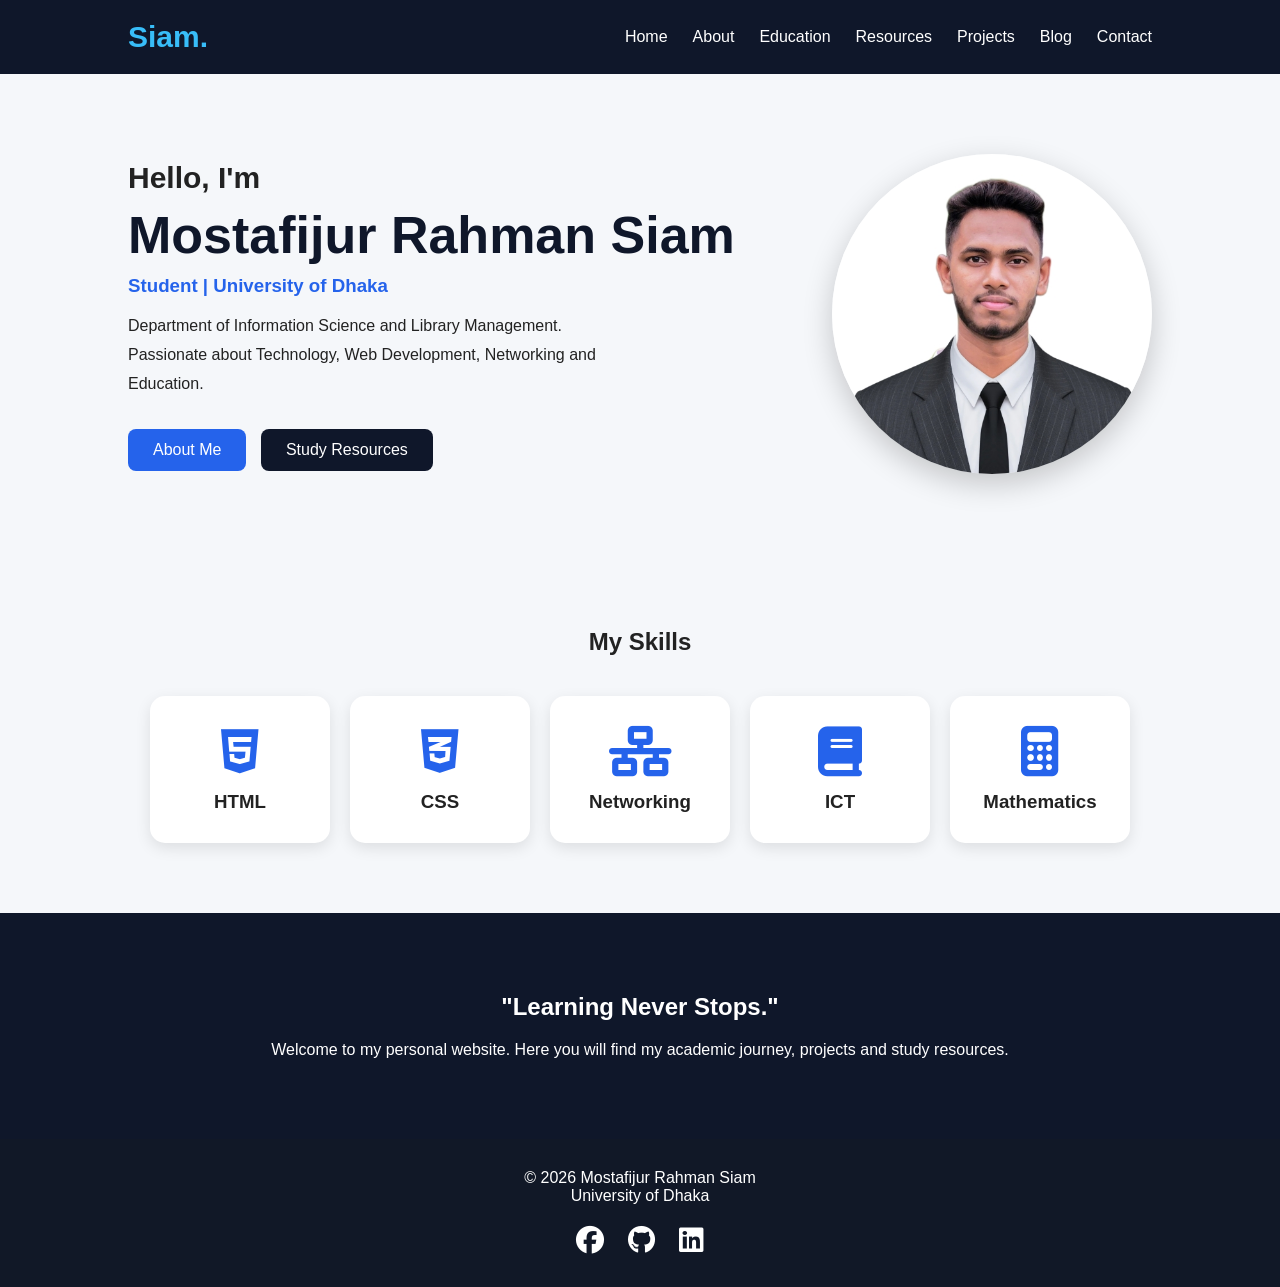
<file: index.html>
<!DOCTYPE html>
<html lang="en">
<head>
    <meta charset="UTF-8">
    <meta name="viewport" content="width=device-width, initial-scale=1.0">
    <title>Mostafijur Rahman Siam | Portfolio</title>

    <link rel="stylesheet" href="style.css">

    <link rel="stylesheet"
    href="https://cdnjs.cloudflare.com/ajax/libs/font-awesome/6.6.0/css/all.min.css">
</head>
<body>

<header>

<nav class="navbar">

<h2 class="logo">Siam.</h2>

<ul class="nav-links">

<li><a href="#home">Home</a></li>
<li><a href="about.html">About</a></li>
<li><a href="education.html">Education</a></li>
<li><a href="resources.html">Resources</a></li>
<li><a href="projects.html">Projects</a></li>
<li><a href="blog.html">Blog</a></li>
<li><a href="contact.html">Contact</a></li>

</ul>

</nav>

</header>

<section class="hero" id="home">

<div class="hero-text">

<h1>Hello, I'm</h1>

<h2>Mostafijur Rahman Siam</h2>

<h3>Student | University of Dhaka</h3>

<p>
Department of Information Science and Library Management.
Passionate about Technology, Web Development,
Networking and Education.
</p>

<a href="about.html" class="btn">About Me</a>

<a href="resources.html" class="btn btn2">Study Resources</a>

</div>

<div class="hero-image">

<img src="formal.jpg" height="50%" width="50%" alt="Profile">

</div>

</section>

<section class="skills">

<h2>My Skills</h2>

<div class="skill-box">

<div class="card">
<i class="fa-brands fa-html5"></i>
<h3>HTML</h3>
</div>

<div class="card">
<i class="fa-brands fa-css3-alt"></i>
<h3>CSS</h3>
</div>

<div class="card">
<i class="fa-solid fa-network-wired"></i>
<h3>Networking</h3>
</div>

<div class="card">
<i class="fa-solid fa-book"></i>
<h3>ICT</h3>
</div>

<div class="card">
<i class="fa-solid fa-calculator"></i>
<h3>Mathematics</h3>
</div>

</div>

</section>

<section class="quote">

<h2>"Learning Never Stops."</h2>

<p>
Welcome to my personal website.
Here you will find my academic journey,
projects and study resources.
</p>

</section>

<footer>

<p>
© 2026 Mostafijur Rahman Siam <br>
University of Dhaka
</p>

<div class="social">

<a href="https://www.facebook.com/share/199omjrwMN/"><i class="fab fa-facebook"></i></a>

<a href="#"><i class="fab fa-github"></i></a>

<a href="#"><i class="fab fa-linkedin"></i></a>

</div>

</footer>

<script src="script.js"></script>

</body>
</html>
</file>
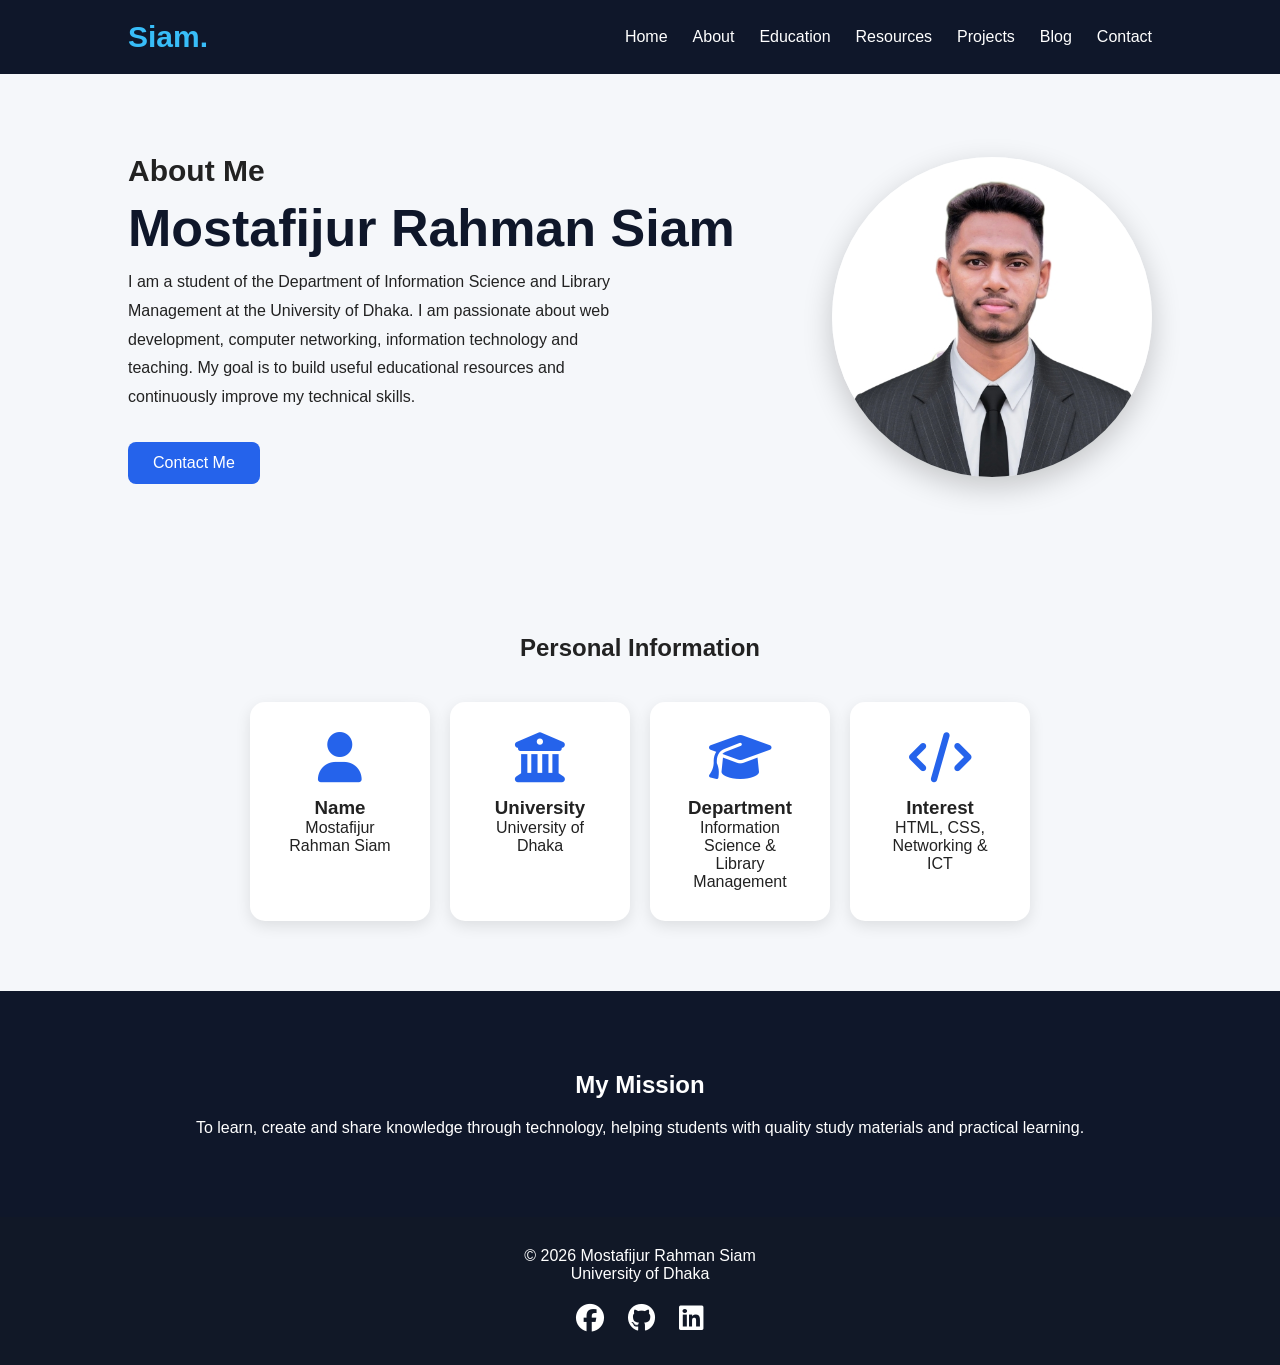
<file: about.html>
<!DOCTYPE html>
<html lang="en">
<head>
<meta charset="UTF-8">
<meta name="viewport" content="width=device-width, initial-scale=1.0">
<title>About | Mostafijur Rahman Siam</title>

<link rel="stylesheet" href="style.css">
<link rel="stylesheet" href="https://cdnjs.cloudflare.com/ajax/libs/font-awesome/6.6.0/css/all.min.css">

</head>

<body>

<header>

<nav class="navbar">

<h2 class="logo">Siam.</h2>

<ul class="nav-links">
<li><a href="index.html">Home</a></li>
<li><a href="about.html">About</a></li>
<li><a href="education.html">Education</a></li>
<li><a href="resources.html">Resources</a></li>
<li><a href="projects.html">Projects</a></li>
<li><a href="blog.html">Blog</a></li>
<li><a href="contact.html">Contact</a></li>
</ul>

</nav>

</header>

<section class="hero">

<div class="hero-text">

<h1>About Me</h1>

<h2>Mostafijur Rahman Siam</h2>

<p>
I am a student of the Department of Information Science and Library Management at the University of Dhaka. I am passionate about web development, computer networking, information technology and teaching. My goal is to build useful educational resources and continuously improve my technical skills.
</p>

<a href="contact.html" class="btn">Contact Me</a>

</div>

<div class="hero-image">
<img src="formal.jpg" height="60%" width="50%"alt="Mostafijur Rahman Siam">
</div>

</section>

<section class="skills">

<h2>Personal Information</h2>

<div class="skill-box">

<div class="card">
<i class="fa-solid fa-user"></i>
<h3>Name</h3>
<p>Mostafijur Rahman Siam</p>
</div>

<div class="card">
<i class="fa-solid fa-building-columns"></i>
<h3>University</h3>
<p>University of Dhaka</p>
</div>

<div class="card">
<i class="fa-solid fa-graduation-cap"></i>
<h3>Department</h3>
<p>Information Science & Library Management</p>
</div>

<div class="card">
<i class="fa-solid fa-code"></i>
<h3>Interest</h3>
<p>HTML, CSS, Networking & ICT</p>
</div>

</div>

</section>

<section class="quote">

<h2>My Mission</h2>

<p>
To learn, create and share knowledge through technology, helping students with quality study materials and practical learning.
</p>

</section>

<footer>

<p>
© 2026 Mostafijur Rahman Siam<br>
University of Dhaka
</p>

<div class="social">

<a href="#"><i class="fab fa-facebook"></i></a>
<a href="#"><i class="fab fa-github"></i></a>
<a href="#"><i class="fab fa-linkedin"></i></a>

</div>

</footer>

<script src="script.js"></script>

</body>
</html>
</file>
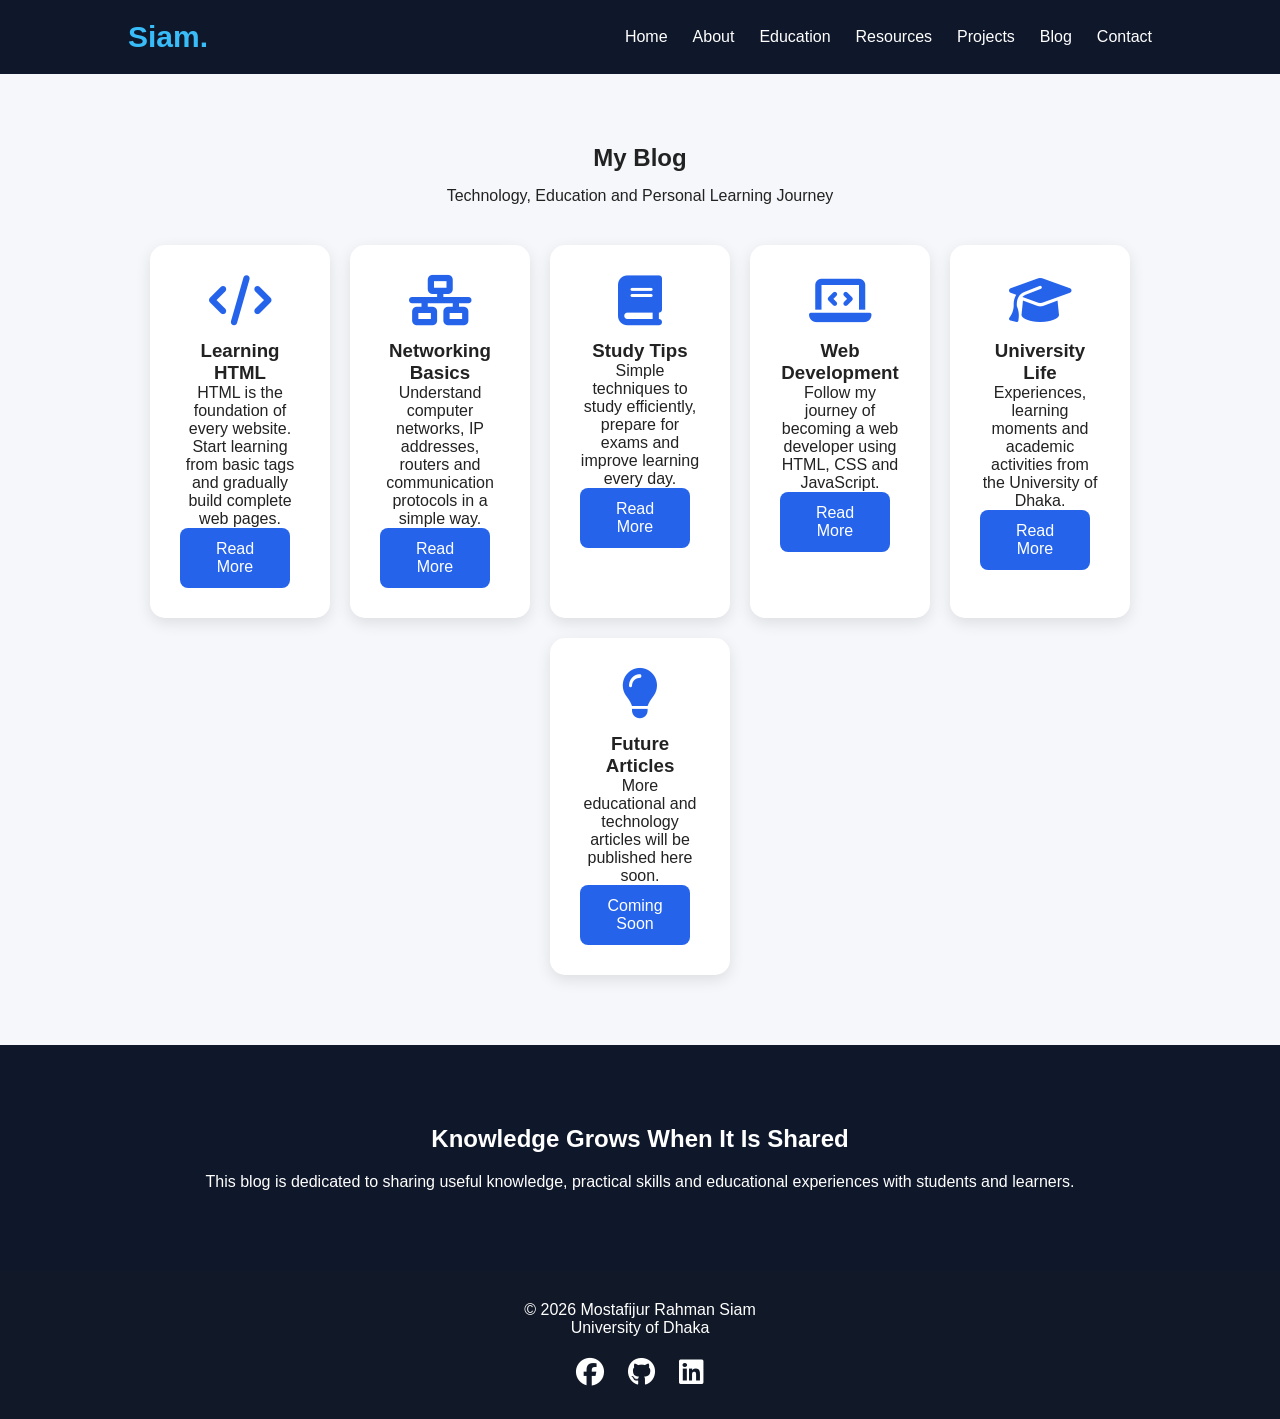
<file: blog.html>
<!DOCTYPE html>
<html lang="en">
<head>

<meta charset="UTF-8">
<meta name="viewport" content="width=device-width, initial-scale=1.0">

<title>Blog | Mostafijur Rahman Siam</title>

<link rel="stylesheet" href="style.css">
<link rel="stylesheet" href="https://cdnjs.cloudflare.com/ajax/libs/font-awesome/6.6.0/css/all.min.css">

</head>

<body>

<header>

<nav class="navbar">

<h2 class="logo">Siam.</h2>

<ul class="nav-links">
<li><a href="index.html">Home</a></li>
<li><a href="about.html">About</a></li>
<li><a href="education.html">Education</a></li>
<li><a href="resources.html">Resources</a></li>
<li><a href="projects.html">Projects</a></li>
<li><a href="blog.html">Blog</a></li>
<li><a href="contact.html">Contact</a></li>
</ul>

</nav>

</header>

<section class="skills">

<h1 style="text-align:center;margin-bottom:15px;">
My Blog
</h1>

<p style="text-align:center;margin-bottom:40px;">
Technology, Education and Personal Learning Journey
</p>

<div class="skill-box">

<div class="card">

<i class="fa-solid fa-code"></i>

<h3>Learning HTML</h3>

<p>
HTML is the foundation of every website. Start learning from basic tags and gradually build complete web pages.
</p>

<a href="#" class="btn">Read More</a>

</div>

<div class="card">

<i class="fa-solid fa-network-wired"></i>

<h3>Networking Basics</h3>

<p>
Understand computer networks, IP addresses, routers and communication protocols in a simple way.
</p>

<a href="#" class="btn">Read More</a>

</div>

<div class="card">

<i class="fa-solid fa-book"></i>

<h3>Study Tips</h3>

<p>
Simple techniques to study efficiently, prepare for exams and improve learning every day.
</p>

<a href="#" class="btn">Read More</a>

</div>

<div class="card">

<i class="fa-solid fa-laptop-code"></i>

<h3>Web Development</h3>

<p>
Follow my journey of becoming a web developer using HTML, CSS and JavaScript.
</p>

<a href="#" class="btn">Read More</a>

</div>

<div class="card">

<i class="fa-solid fa-graduation-cap"></i>

<h3>University Life</h3>

<p>
Experiences, learning moments and academic activities from the University of Dhaka.
</p>

<a href="#" class="btn">Read More</a>

</div>

<div class="card">

<i class="fa-solid fa-lightbulb"></i>

<h3>Future Articles</h3>

<p>
More educational and technology articles will be published here soon.
</p>

<a href="#" class="btn">Coming Soon</a>

</div>

</div>

</section>

<section class="quote">

<h2>Knowledge Grows When It Is Shared</h2>

<p>
This blog is dedicated to sharing useful knowledge, practical skills and educational experiences with students and learners.
</p>

</section>

<footer>

<p>
© 2026 Mostafijur Rahman Siam<br>
University of Dhaka
</p>

<div class="social">

<a href="#"><i class="fab fa-facebook"></i></a>
<a href="#"><i class="fab fa-github"></i></a>
<a href="#"><i class="fab fa-linkedin"></i></a>

</div>

</footer>

<script src="script.js"></script>

</body>
</html>
</file>
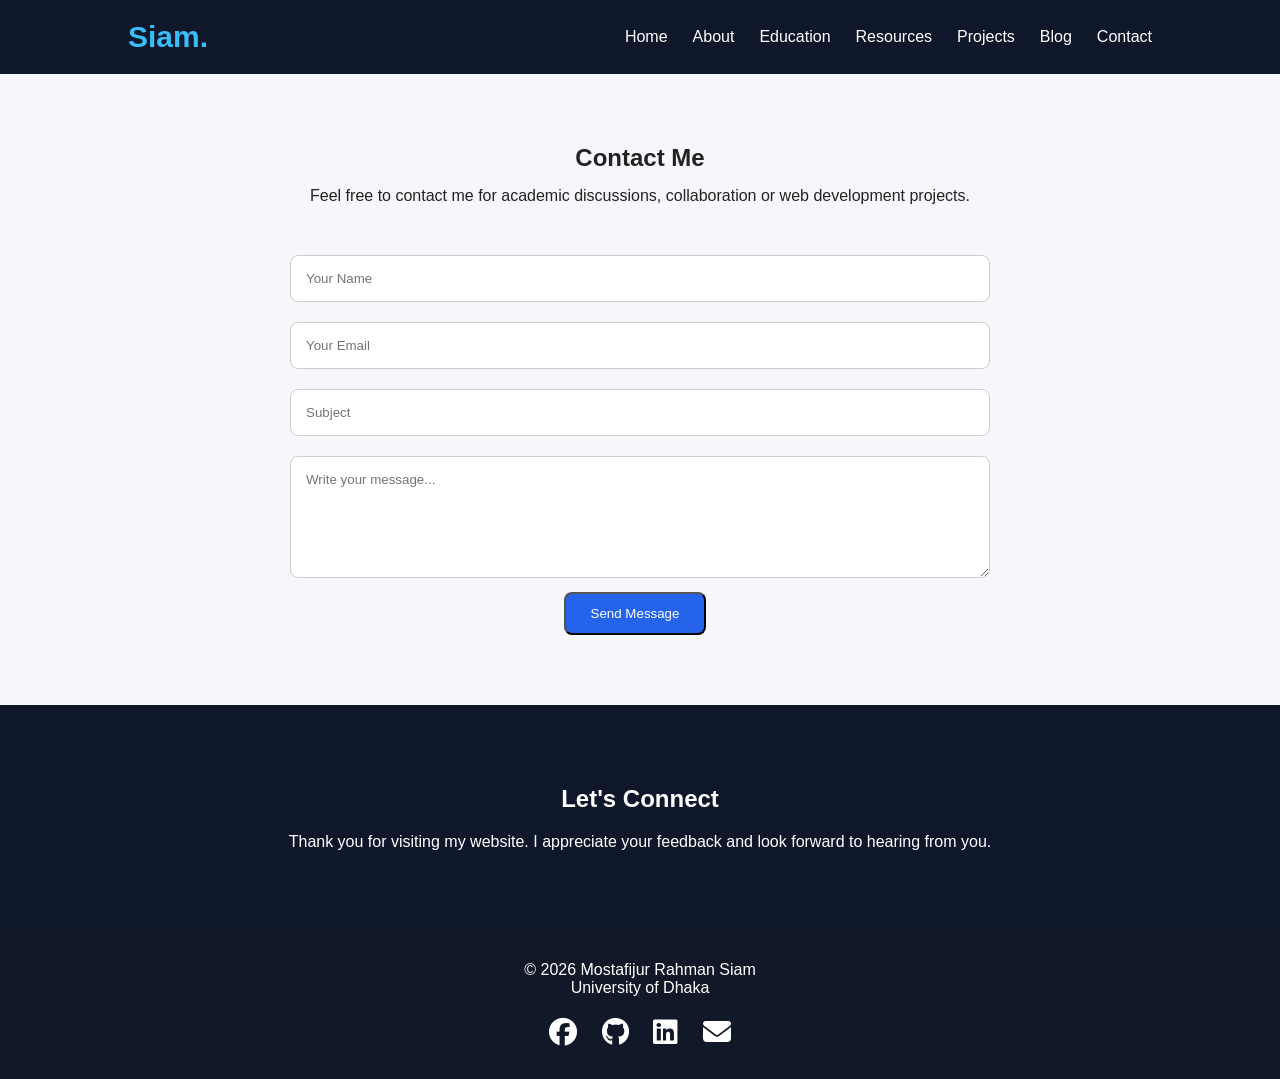
<file: contact.html>
<!DOCTYPE html>
<html lang="en">
<head>
<meta charset="UTF-8">
<meta name="viewport" content="width=device-width, initial-scale=1.0">

<title>Contact | Mostafijur Rahman Siam</title>

<link rel="stylesheet" href="style.css">
<link rel="stylesheet"
href="https://cdnjs.cloudflare.com/ajax/libs/font-awesome/6.6.0/css/all.min.css">

</head>

<body>

<header>

<nav class="navbar">

<h2 class="logo">Siam.</h2>

<ul class="nav-links">
<li><a href="index.html">Home</a></li>
<li><a href="about.html">About</a></li>
<li><a href="education.html">Education</a></li>
<li><a href="resources.html">Resources</a></li>
<li><a href="projects.html">Projects</a></li>
<li><a href="blog.html">Blog</a></li>
<li><a href="contact.html">Contact</a></li>
</ul>

</nav>

</header>

<section class="skills">

<h1 style="text-align:center;margin-bottom:15px;">
Contact Me
</h1>

<p style="text-align:center;margin-bottom:40px;">
Feel free to contact me for academic discussions, collaboration or web development projects.
</p>

<div style="max-width:700px;margin:auto;">

<form>

<input type="text"
placeholder="Your Name"
style="width:100%;padding:15px;margin:10px 0;border:1px solid #ccc;border-radius:8px;">

<input type="email"
placeholder="Your Email"
style="width:100%;padding:15px;margin:10px 0;border:1px solid #ccc;border-radius:8px;">

<input type="text"
placeholder="Subject"
style="width:100%;padding:15px;margin:10px 0;border:1px solid #ccc;border-radius:8px;">

<textarea
rows="6"
placeholder="Write your message..."
style="width:100%;padding:15px;margin:10px 0;border:1px solid #ccc;border-radius:8px;"></textarea>

<button class="btn">
Send Message
</button>

</form>

</div>

</section>

<section class="quote">

<h2>Let's Connect</h2>

<p>
Thank you for visiting my website.
I appreciate your feedback and look forward to hearing from you.
</p>

</section>

<footer>

<p>
© 2026 Mostafijur Rahman Siam<br>
University of Dhaka
</p>

<div class="social">

<a href="#"><i class="fab fa-facebook"></i></a>

<a href="#"><i class="fab fa-github"></i></a>

<a href="#"><i class="fab fa-linkedin"></i></a>

<a href="mailto:youremail@example.com">
<i class="fa-solid fa-envelope"></i>
</a>

</div>

</footer>

<script src="script.js"></script>

</body>
</html>
</file>
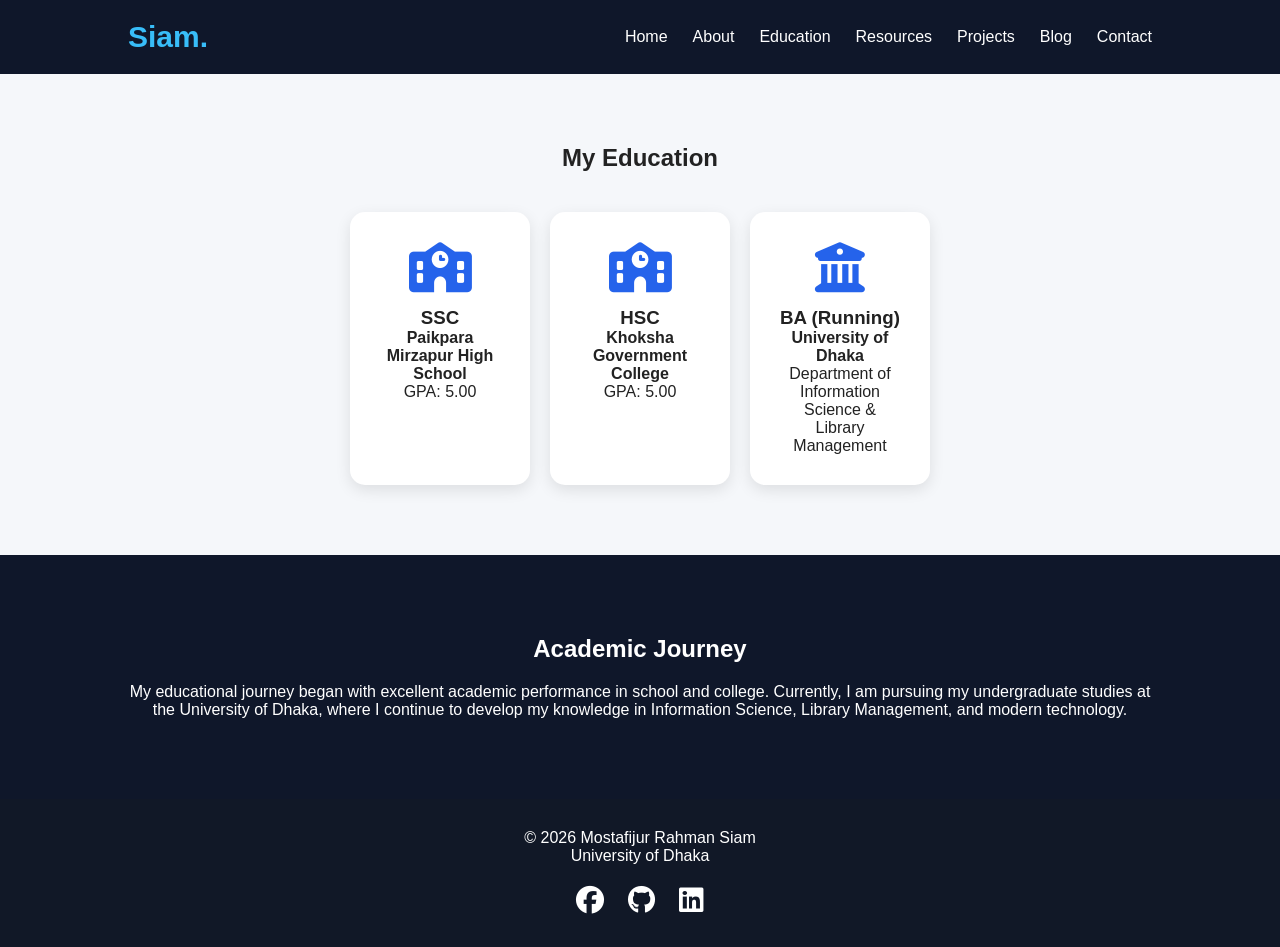
<file: education.html>
<!DOCTYPE html>
<html lang="en">
<head>
<meta charset="UTF-8">
<meta name="viewport" content="width=device-width, initial-scale=1.0">
<title>Education | Mostafijur Rahman Siam</title>

<link rel="stylesheet" href="style.css">
<link rel="stylesheet" href="https://cdnjs.cloudflare.com/ajax/libs/font-awesome/6.6.0/css/all.min.css">

</head>
<body>

<header>
<nav class="navbar">

<h2 class="logo">Siam.</h2>

<ul class="nav-links">
<li><a href="index.html">Home</a></li>
<li><a href="about.html">About</a></li>
<li><a href="education.html">Education</a></li>
<li><a href="resources.html">Resources</a></li>
<li><a href="projects.html">Projects</a></li>
<li><a href="blog.html">Blog</a></li>
<li><a href="contact.html">Contact</a></li>
</ul>

</nav>
</header>

<section class="skills">

<h1 style="text-align:center;margin-bottom:40px;">My Education</h1>

<div class="skill-box">

<div class="card">
<i class="fa-solid fa-school"></i>
<h3>SSC</h3>
<p><strong>Paikpara Mirzapur High School</strong></p>
<p>GPA: 5.00</p>
</div>

<div class="card">
<i class="fa-solid fa-school"></i>
<h3>HSC</h3>
<p><strong>Khoksha Government College</strong></p>
<p>GPA: 5.00</p>
</div>

<div class="card">
<i class="fa-solid fa-building-columns"></i>
<h3>BA (Running)</h3>
<p><strong>University of Dhaka</strong></p>
<p>Department of Information Science & Library Management</p>
</div>

</div>

</section>

<section class="quote">

<h2>Academic Journey</h2>

<p>
My educational journey began with excellent academic performance in school and college. Currently, I am pursuing my undergraduate studies at the University of Dhaka, where I continue to develop my knowledge in Information Science, Library Management, and modern technology.
</p>

</section>

<footer>

<p>
© 2026 Mostafijur Rahman Siam<br>
University of Dhaka
</p>

<div class="social">
<a href="#"><i class="fab fa-facebook"></i></a>
<a href="#"><i class="fab fa-github"></i></a>
<a href="#"><i class="fab fa-linkedin"></i></a>
</div>

</footer>

<script src="script.js"></script>

</body>
</html>
</file>
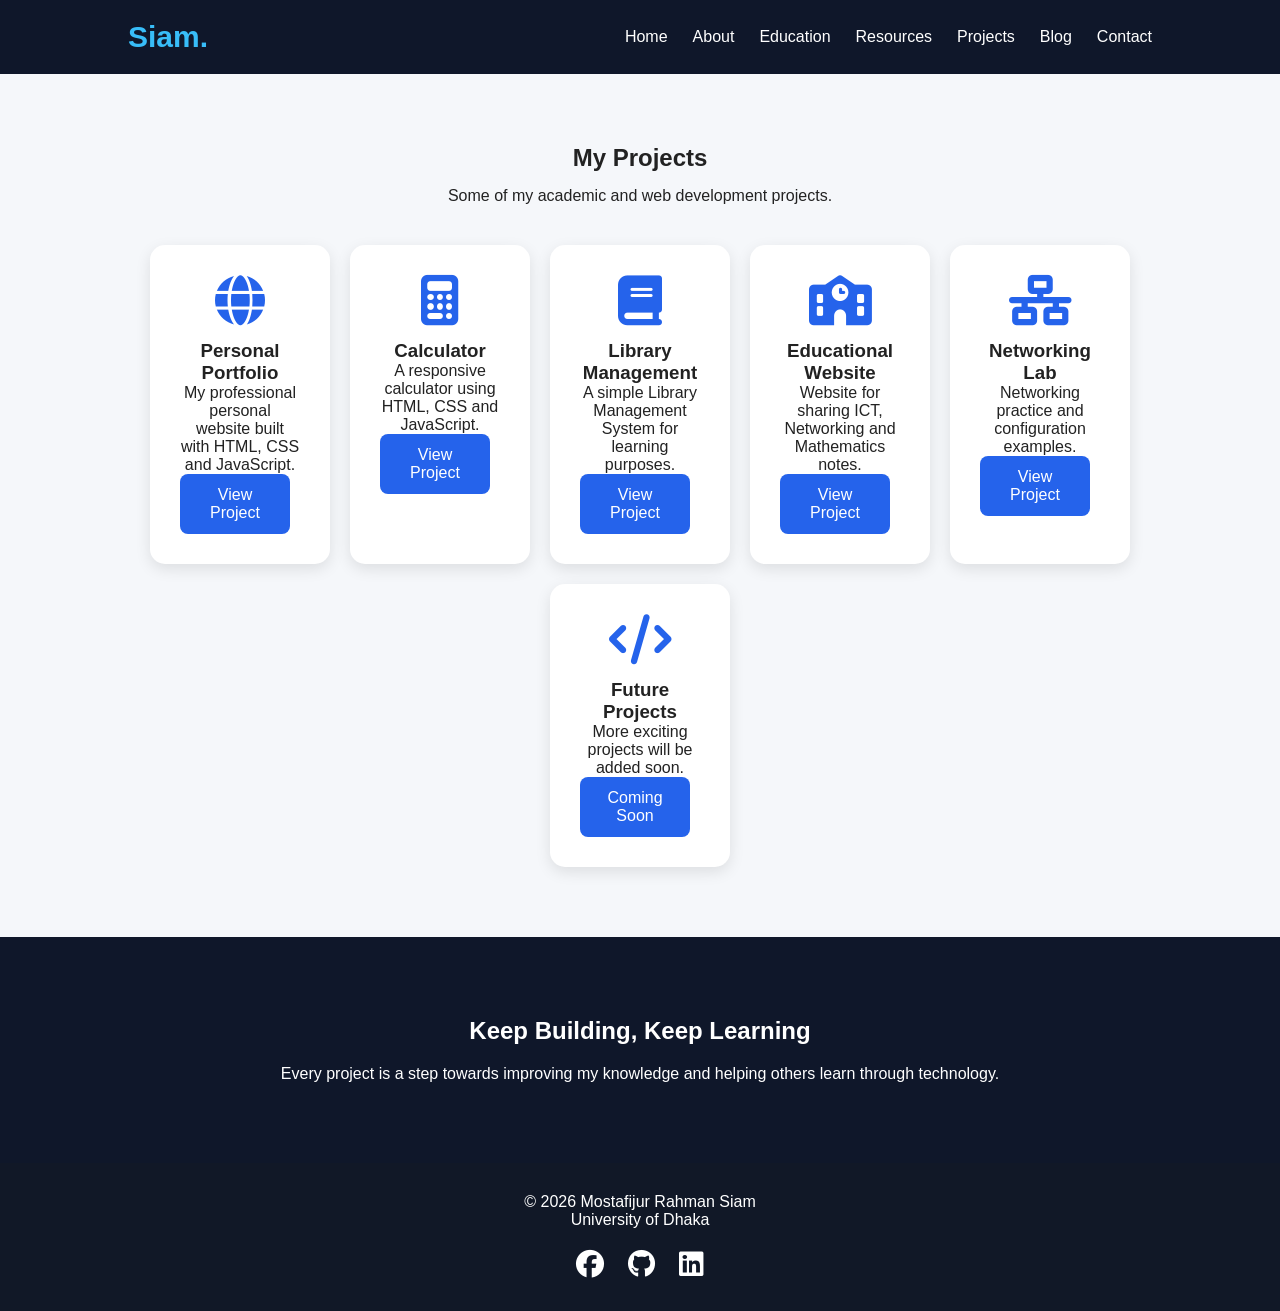
<file: projects.html>
<!DOCTYPE html>
<html lang="en">
<head>
<meta charset="UTF-8">
<meta name="viewport" content="width=device-width, initial-scale=1.0">

<title>Projects | Mostafijur Rahman Siam</title>

<link rel="stylesheet" href="style.css">
<link rel="stylesheet"
href="https://cdnjs.cloudflare.com/ajax/libs/font-awesome/6.6.0/css/all.min.css">

</head>

<body>

<header>

<nav class="navbar">

<h2 class="logo">Siam.</h2>

<ul class="nav-links">
<li><a href="index.html">Home</a></li>
<li><a href="about.html">About</a></li>
<li><a href="education.html">Education</a></li>
<li><a href="resources.html">Resources</a></li>
<li><a href="projects.html">Projects</a></li>
<li><a href="blog.html">Blog</a></li>
<li><a href="contact.html">Contact</a></li>
</ul>

</nav>

</header>

<section class="skills">

<h1 style="text-align:center;margin-bottom:15px;">
My Projects
</h1>

<p style="text-align:center;margin-bottom:40px;">
Some of my academic and web development projects.
</p>

<div class="skill-box">

<div class="card">
<i class="fa-solid fa-globe"></i>
<h3>Personal Portfolio</h3>
<p>
My professional personal website built with HTML, CSS and JavaScript.
</p>
<a href="#" class="btn">View Project</a>
</div>

<div class="card">
<i class="fa-solid fa-calculator"></i>
<h3>Calculator</h3>
<p>
A responsive calculator using HTML, CSS and JavaScript.
</p>
<a href="#" class="btn">View Project</a>
</div>

<div class="card">
<i class="fa-solid fa-book"></i>
<h3>Library Management</h3>
<p>
A simple Library Management System for learning purposes.
</p>
<a href="#" class="btn">View Project</a>
</div>

<div class="card">
<i class="fa-solid fa-school"></i>
<h3>Educational Website</h3>
<p>
Website for sharing ICT, Networking and Mathematics notes.
</p>
<a href="#" class="btn">View Project</a>
</div>

<div class="card">
<i class="fa-solid fa-network-wired"></i>
<h3>Networking Lab</h3>
<p>
Networking practice and configuration examples.
</p>
<a href="#" class="btn">View Project</a>
</div>

<div class="card">
<i class="fa-solid fa-code"></i>
<h3>Future Projects</h3>
<p>
More exciting projects will be added soon.
</p>
<a href="#" class="btn">Coming Soon</a>
</div>

</div>

</section>

<section class="quote">

<h2>Keep Building, Keep Learning</h2>

<p>
Every project is a step towards improving my knowledge and helping others learn through technology.
</p>

</section>

<footer>

<p>
© 2026 Mostafijur Rahman Siam<br>
University of Dhaka
</p>

<div class="social">
<a href="#"><i class="fab fa-facebook"></i></a>
<a href="#"><i class="fab fa-github"></i></a>
<a href="#"><i class="fab fa-linkedin"></i></a>
</div>

</footer>

<script src="script.js"></script>

</body>
</html>
</file>
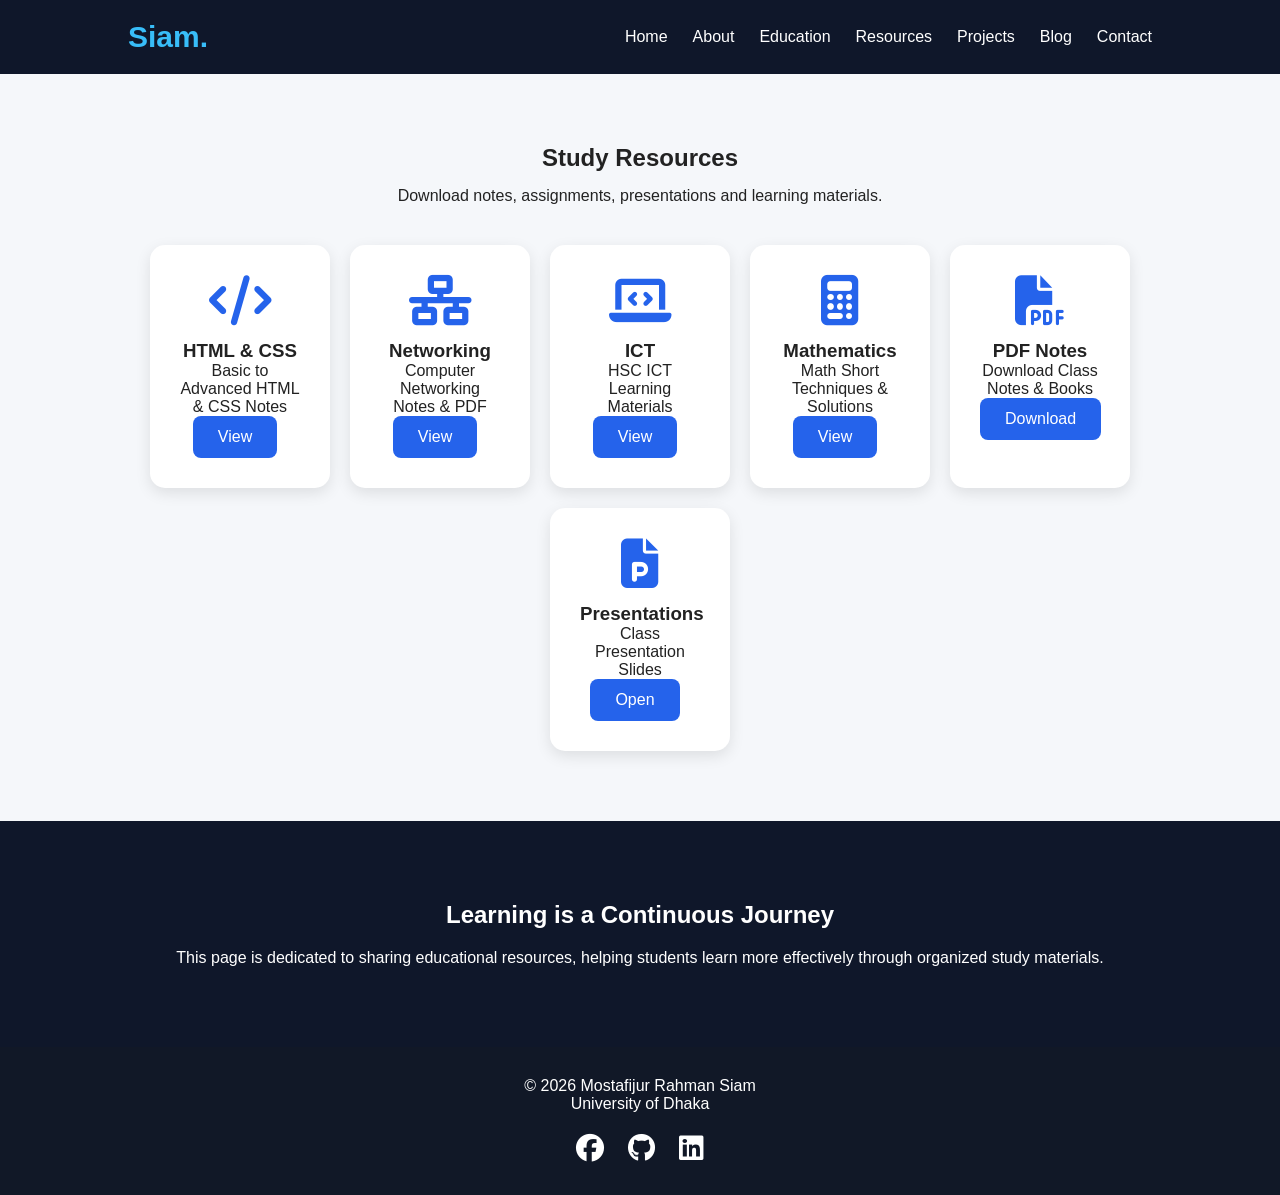
<file: resources.html>
<!DOCTYPE html>
<html lang="en">
<head>
<meta charset="UTF-8">
<meta name="viewport" content="width=device-width, initial-scale=1.0">

<title>Study Resources | Mostafijur Rahman Siam</title>

<link rel="stylesheet" href="style.css">
<link rel="stylesheet" href="https://cdnjs.cloudflare.com/ajax/libs/font-awesome/6.6.0/css/all.min.css">

</head>

<body>

<header>

<nav class="navbar">

<h2 class="logo">Siam.</h2>

<ul class="nav-links">
<li><a href="index.html">Home</a></li>
<li><a href="about.html">About</a></li>
<li><a href="education.html">Education</a></li>
<li><a href="resources.html">Resources</a></li>
<li><a href="projects.html">Projects</a></li>
<li><a href="blog.html">Blog</a></li>
<li><a href="contact.html">Contact</a></li>
</ul>

</nav>

</header>

<section class="skills">

<h1 style="text-align:center;margin-bottom:15px;">Study Resources</h1>

<p style="text-align:center;margin-bottom:40px;">
Download notes, assignments, presentations and learning materials.
</p>

<div class="skill-box">

<div class="card">
<i class="fa-solid fa-code"></i>
<h3>HTML & CSS</h3>
<p>Basic to Advanced HTML & CSS Notes</p>
<a href="#" class="btn">View</a>
</div>

<div class="card">
<i class="fa-solid fa-network-wired"></i>
<h3>Networking</h3>
<p>Computer Networking Notes & PDF</p>
<a href="#" class="btn">View</a>
</div>

<div class="card">
<i class="fa-solid fa-laptop-code"></i>
<h3>ICT</h3>
<p>HSC ICT Learning Materials</p>
<a href="#" class="btn">View</a>
</div>

<div class="card">
<i class="fa-solid fa-calculator"></i>
<h3>Mathematics</h3>
<p>Math Short Techniques & Solutions</p>
<a href="#" class="btn">View</a>
</div>

<div class="card">
<i class="fa-solid fa-file-pdf"></i>
<h3>PDF Notes</h3>
<p>Download Class Notes & Books</p>
<a href="#" class="btn">Download</a>
</div>

<div class="card">
<i class="fa-solid fa-file-powerpoint"></i>
<h3>Presentations</h3>
<p>Class Presentation Slides</p>
<a href="#" class="btn">Open</a>
</div>

</div>

</section>

<section class="quote">

<h2>Learning is a Continuous Journey</h2>

<p>
This page is dedicated to sharing educational resources, helping students learn more effectively through organized study materials.
</p>

</section>

<footer>

<p>
© 2026 Mostafijur Rahman Siam<br>
University of Dhaka
</p>

<div class="social">

<a href="#"><i class="fab fa-facebook"></i></a>
<a href="#"><i class="fab fa-github"></i></a>
<a href="#"><i class="fab fa-linkedin"></i></a>

</div>

</footer>

<script src="script.js"></script>

</body>
</html>
</file>
<file: style.css>
*{
    margin:0;
    padding:0;
    box-sizing:border-box;
    font-family:Arial, sans-serif;
}

body{
    background:#f5f7fa;
    color:#222;
}

/* Navbar */

.navbar{
    display:flex;
    justify-content:space-between;
    align-items:center;
    padding:20px 10%;
    background:#0f172a;
    position:sticky;
    top:0;
}

.logo{
    color:#38bdf8;
    font-size:30px;
}

.nav-links{
    display:flex;
    list-style:none;
}

.nav-links li{
    margin-left:25px;
}

.nav-links a{
    color:white;
    text-decoration:none;
    transition:.3s;
}

.nav-links a:hover{
    color:#38bdf8;
}

/* Hero */

.hero{
    display:flex;
    justify-content:space-between;
    align-items:center;
    padding:80px 10%;
    flex-wrap:wrap;
}

.hero-text{
    flex:1;
}

.hero-text h1{
    font-size:30px;
}

.hero-text h2{
    font-size:52px;
    color:#0f172a;
    margin:10px 0;
}

.hero-text h3{
    color:#2563eb;
    margin-bottom:15px;
}

.hero-text p{
    max-width:500px;
    line-height:1.8;
    margin-bottom:30px;
}

.btn{
    display:inline-block;
    padding:12px 25px;
    background:#2563eb;
    color:white;
    text-decoration:none;
    border-radius:8px;
    margin-right:10px;
    transition:.3s;
}

.btn:hover{
    background:#1d4ed8;
}

.btn2{
    background:#0f172a;
}

.hero-image img{
    width:320px;
    border-radius:50%;
    box-shadow:0 10px 30px rgba(0,0,0,.2);
}

/* Skills */

.skills{
    padding:70px 10%;
    text-align:center;
}

.skill-box{
    display:flex;
    flex-wrap:wrap;
    justify-content:center;
    gap:20px;
    margin-top:40px;
}

.card{
    width:180px;
    background:white;
    padding:30px;
    border-radius:15px;
    box-shadow:0 5px 15px rgba(0,0,0,.1);
    transition:.3s;
}

.card:hover{
    transform:translateY(-10px);
}

.card i{
    font-size:50px;
    color:#2563eb;
    margin-bottom:15px;
}

/* Quote */

.quote{
    padding:80px 10%;
    text-align:center;
    background:#0f172a;
    color:white;
}

.quote h2{
    margin-bottom:20px;
}

/* Footer */

footer{
    background:#111827;
    color:white;
    text-align:center;
    padding:30px;
}

.social{
    margin-top:20px;
}

.social a{
    color:white;
    font-size:28px;
    margin:0 10px;
}

.social a:hover{
    color:#38bdf8;
}

/* Responsive */

@media(max-width:768px){

.navbar{
    flex-direction:column;
}

.nav-links{
    flex-direction:column;
    text-align:center;
}

.nav-links li{
    margin:10px 0;
}

.hero{
    flex-direction:column-reverse;
    text-align:center;
}

.hero-image img{
    width:220px;
    margin-bottom:30px;
}

.hero-text h2{
    font-size:36px;
}

}
</file>
